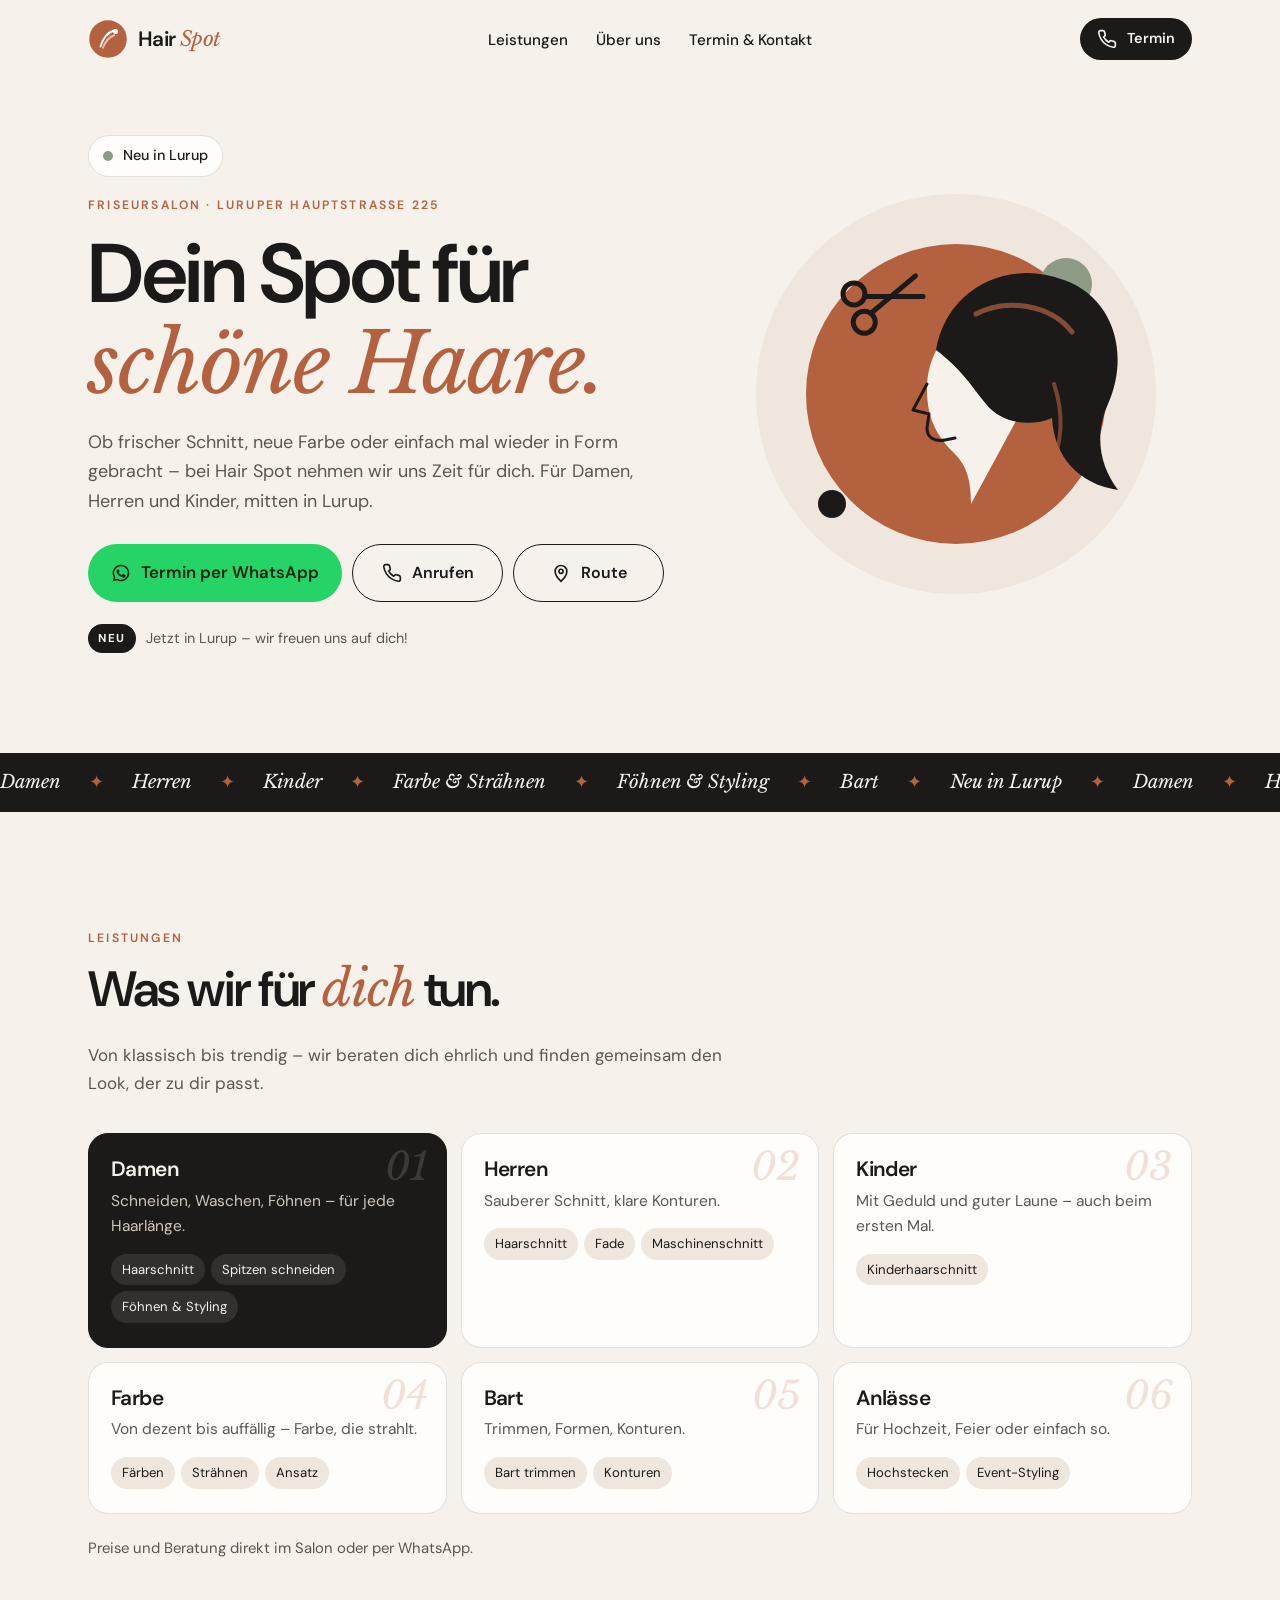
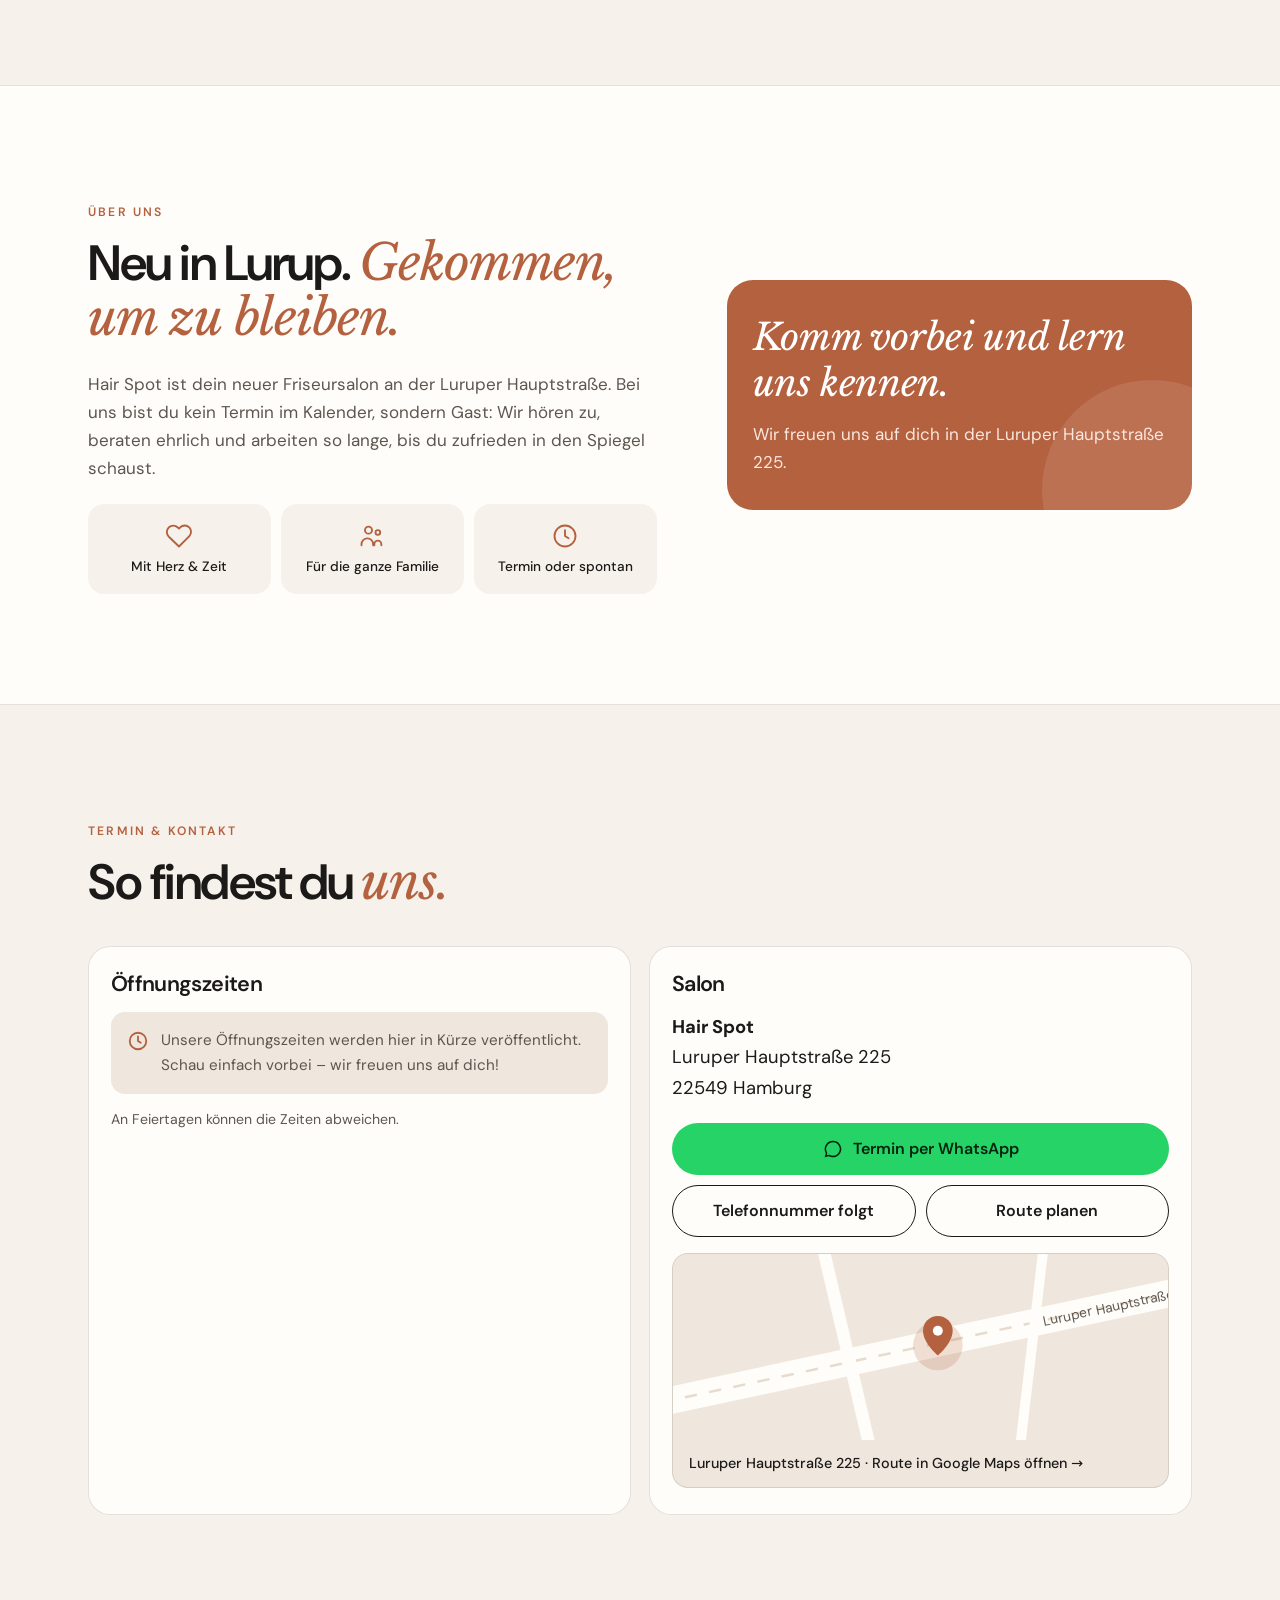
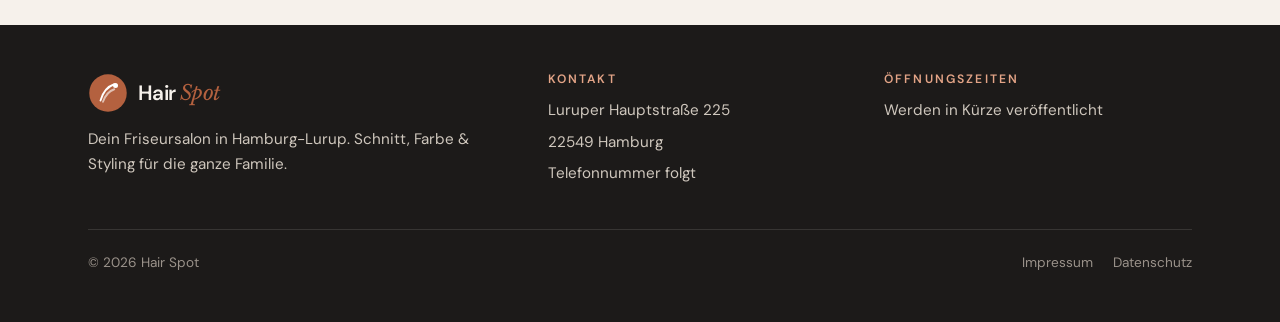
<file: index.html>
<!DOCTYPE html>
<html lang="de">
<head>
<meta charset="UTF-8">
<meta name="viewport" content="width=device-width, initial-scale=1.0, viewport-fit=cover">
<title>Hair Spot – Friseursalon in Hamburg-Lurup</title>
<meta name="description" content="Hair Spot, Luruper Hauptstraße 225 in Hamburg-Lurup: Haarschnitte für Damen, Herren und Kinder, Farbe, Strähnen, Styling und Bartpflege. Neu in Lurup.">
<meta property="og:title" content="Hair Spot – Friseursalon Hamburg-Lurup">
<meta property="og:description" content="Dein neuer Friseur in Lurup – Schnitt, Farbe &amp; Styling an der Luruper Hauptstraße 225.">
<meta name="theme-color" content="#f6f1eb">
<link rel="icon" href="data:image/svg+xml,%3Csvg xmlns='http://www.w3.org/2000/svg' viewBox='0 0 64 64'%3E%3Ccircle cx='32' cy='32' r='30' fill='%23b4613f'/%3E%3Ctext x='32' y='42' font-family='Georgia,serif' font-style='italic' font-size='28' fill='%23fff' text-anchor='middle'%3EHS%3C/text%3E%3C/svg%3E">
<link rel="stylesheet" href="fonts/fonts.css">
<link rel="stylesheet" href="style.css">
<script src="config.js"></script>
<script type="application/ld+json">
{
  "@context":"https://schema.org","@type":"HairSalon","name":"Hair Spot",
  "address":{"@type":"PostalAddress","streetAddress":"Luruper Hauptstraße 225","postalCode":"22549","addressLocality":"Hamburg","addressCountry":"DE"},
  "geo":{"@type":"GeoCoordinates","latitude":53.5968588,"longitude":9.8651529}
}
</script>
</head>
<body class="no-js">
<script>document.body.classList.remove('no-js')</script>

<!-- ================= HEADER ================= -->
<header id="header">
  <div class="container nav">
    <a href="#top" class="logo" aria-label="Hair Spot – Startseite">
      <svg class="logo-mark" viewBox="0 0 64 64" aria-hidden="true"><circle cx="32" cy="32" r="30" fill="#b4613f"/><path d="M20 44c4-14 10-22 22-26" stroke="#fff" stroke-width="3" fill="none" stroke-linecap="round"/><path d="M24 46c4-11 9-17 18-20" stroke="#fff" stroke-width="3" fill="none" stroke-linecap="round" opacity=".6"/><circle cx="44" cy="20" r="4" fill="#fff"/></svg>
      <b>Hair <i>Spot</i></b>
    </a>
    <ul>
      <li><a href="#leistungen">Leistungen</a></li>
      <li><a href="#ueber">Über uns</a></li>
      <li><a href="#kontakt">Termin &amp; Kontakt</a></li>
    </ul>
    <div class="nav-right">
      <a href="#kontakt" class="btn btn-dark nav-cta js-call" aria-label="Anrufen">
        <svg viewBox="0 0 24 24" fill="none" stroke="currentColor" stroke-width="2" stroke-linecap="round" stroke-linejoin="round"><path d="M22 16.9v3a2 2 0 0 1-2.2 2 19.8 19.8 0 0 1-8.6-3.1 19.5 19.5 0 0 1-6-6A19.8 19.8 0 0 1 2.1 4.2 2 2 0 0 1 4.1 2h3a2 2 0 0 1 2 1.7c.1.9.4 1.8.7 2.7a2 2 0 0 1-.5 2.1L8 9.8a16 16 0 0 0 6 6l1.3-1.3a2 2 0 0 1 2.1-.4c.9.3 1.8.6 2.7.7a2 2 0 0 1 1.7 2z"/></svg>
        <span>Termin</span></a>
      <button class="burger" aria-label="Menü öffnen" aria-expanded="false" aria-controls="mobileMenu" onclick="toggleMenu()"><span></span><span></span><span></span></button>
    </div>
  </div>
  <nav class="mobile-menu" id="mobileMenu">
    <a href="#leistungen" onclick="toggleMenu()">Leistungen</a>
    <a href="#ueber" onclick="toggleMenu()">Über uns</a>
    <a href="#kontakt" onclick="toggleMenu()">Termin &amp; Kontakt</a>
    <a href="#kontakt" class="btn btn-dark js-call" onclick="toggleMenu()">Jetzt Termin machen</a>
  </nav>
</header>

<main id="top">

<!-- ================= HERO ================= -->
<section class="hero">
  <div class="container hero-grid">
    <div>
      <div class="status" id="status" aria-live="polite"><span class="dot"></span><span id="statusText">Neu in Lurup</span></div>
      <span class="eyebrow" style="display:block">Friseursalon · Luruper Hauptstraße 225</span>
      <h1>Dein Spot für <em>schöne Haare.</em></h1>
      <p class="lead">Ob frischer Schnitt, neue Farbe oder einfach mal wieder in Form gebracht – bei Hair Spot nehmen wir uns Zeit für dich. Für Damen, Herren und Kinder, mitten in Lurup.</p>

      <div class="quick">
        <a href="#kontakt" class="btn btn-wa js-wa">
          <svg viewBox="0 0 24 24" fill="currentColor"><path d="M12 2a10 10 0 0 0-8.6 15.1L2 22l5-1.3A10 10 0 1 0 12 2zm0 18.2c-1.5 0-3-.4-4.3-1.2l-.3-.2-3 .8.8-2.9-.2-.3A8.2 8.2 0 1 1 12 20.2zm4.5-6.1c-.2-.1-1.5-.7-1.7-.8s-.4-.1-.6.1-.7.8-.8 1-.3.2-.5.1a6.7 6.7 0 0 1-3.4-2.9c-.3-.4.3-.4.7-1.3.1-.2 0-.3 0-.4l-.8-1.8c-.2-.5-.4-.4-.6-.4h-.5a1 1 0 0 0-.7.3 3 3 0 0 0-.9 2.2 5.1 5.1 0 0 0 1.1 2.7 11.7 11.7 0 0 0 4.5 4c1.7.7 2.3.8 3.2.7a2.7 2.7 0 0 0 1.8-1.3 2.2 2.2 0 0 0 .2-1.3c-.1-.1-.3-.2-.5-.3z"/></svg>
          Termin per WhatsApp</a>
        <a href="#kontakt" class="btn btn-line js-call">
          <svg viewBox="0 0 24 24" fill="none" stroke="currentColor" stroke-width="2" stroke-linecap="round" stroke-linejoin="round"><path d="M22 16.9v3a2 2 0 0 1-2.2 2 19.8 19.8 0 0 1-8.6-3.1 19.5 19.5 0 0 1-6-6A19.8 19.8 0 0 1 2.1 4.2 2 2 0 0 1 4.1 2h3a2 2 0 0 1 2 1.7c.1.9.4 1.8.7 2.7a2 2 0 0 1-.5 2.1L8 9.8a16 16 0 0 0 6 6l1.3-1.3a2 2 0 0 1 2.1-.4c.9.3 1.8.6 2.7.7a2 2 0 0 1 1.7 2z"/></svg>
          Anrufen</a>
        <a href="https://www.google.com/maps/dir/?api=1&amp;destination=Hair+Spot,+Luruper+Hauptstra%C3%9Fe+225,+22549+Hamburg" target="_blank" rel="noopener" class="btn btn-line">
          <svg viewBox="0 0 24 24" fill="none" stroke="currentColor" stroke-width="2" stroke-linecap="round" stroke-linejoin="round"><path d="M12 22s7-6.2 7-12a7 7 0 0 0-14 0c0 5.8 7 12 7 12z"/><circle cx="12" cy="10" r="2.5"/></svg>
          Route</a>
      </div>

      <span class="new-badge"><b>Neu</b> Jetzt in Lurup – wir freuen uns auf dich!</span>
    </div>

    <div class="hero-visual" aria-hidden="true">
      <!-- Illustration: Profil mit schwungvoller Frisur im "Spot" -->
      <svg class="spot" viewBox="0 0 440 440">
        <circle cx="220" cy="220" r="200" fill="#efe7dd"/>
        <circle cx="220" cy="220" r="150" fill="#b4613f"/>
        <circle cx="330" cy="110" r="26" fill="#8d9b86" class="float"/>
        <circle cx="96" cy="330" r="14" fill="#1c1a19" class="float" style="animation-delay:1.5s"/>
        <!-- Kopf im Profil -->
        <g>
          <path d="M235 330 c0 -28 -6 -40 -18 -52 c-16 -16 -26 -34 -26 -62 c0 -48 36 -82 82 -82 c26 0 44 10 54 26" fill="#f6f1eb"/>
          <path d="M191 210 l-14 26 l16 4 l-2 14 c0 10 8 14 18 12 l10 -2" fill="none" stroke="#1c1a19" stroke-width="3" stroke-linecap="round" stroke-linejoin="round"/>
          <!-- Haare -->
          <path d="M200 176 c10 -60 70 -92 128 -70 c50 18 66 74 44 124 c-14 32 -8 62 10 86 c-40 -6 -64 -34 -66 -72 c-24 10 -52 4 -66 -14 c-16 -20 -26 -36 -50 -54z" fill="#1c1a19"/>
          <path d="M240 140 c30 -16 74 -10 96 18" stroke="#b4613f" stroke-width="5" fill="none" stroke-linecap="round" opacity=".7"/>
          <path d="M318 210 c10 30 8 60 -4 86" stroke="#b4613f" stroke-width="4" fill="none" stroke-linecap="round" opacity=".6"/>
        </g>
        <!-- Schere -->
        <g transform="translate(118 120) rotate(-20)" stroke="#1c1a19" stroke-width="5" fill="none" stroke-linecap="round" class="float" style="animation-delay:.8s">
          <circle cx="0" cy="0" r="11"/><circle cx="0" cy="30" r="11"/>
          <path d="M9 6 L64 26 M9 24 L64 4"/>
        </g>
      </svg>
    </div>
  </div>
</section>

<!-- ================= BAND ================= -->
<div class="band" aria-hidden="true">
  <div class="band-track">
    <span>Damen</span><span class="s">✦</span><span>Herren</span><span class="s">✦</span><span>Kinder</span><span class="s">✦</span><span>Farbe &amp; Strähnen</span><span class="s">✦</span><span>Föhnen &amp; Styling</span><span class="s">✦</span><span>Bart</span><span class="s">✦</span><span>Neu in Lurup</span><span class="s">✦</span>
    <span>Damen</span><span class="s">✦</span><span>Herren</span><span class="s">✦</span><span>Kinder</span><span class="s">✦</span><span>Farbe &amp; Strähnen</span><span class="s">✦</span><span>Föhnen &amp; Styling</span><span class="s">✦</span><span>Bart</span><span class="s">✦</span><span>Neu in Lurup</span><span class="s">✦</span>
  </div>
</div>

<!-- ================= LEISTUNGEN ================= -->
<section class="section" id="leistungen">
  <div class="container">
    <div class="section-head reveal">
      <span class="eyebrow">Leistungen</span>
      <h2>Was wir für <em>dich</em> tun.</h2>
      <p>Von klassisch bis trendig – wir beraten dich ehrlich und finden gemeinsam den Look, der zu dir passt.</p>
    </div>
    <div class="services">
      <article class="service feature reveal"><span class="num">01</span><h3>Damen</h3><p>Schneiden, Waschen, Föhnen – für jede Haarlänge.</p><ul><li>Haarschnitt</li><li>Spitzen schneiden</li><li>Föhnen &amp; Styling</li></ul></article>
      <article class="service reveal"><span class="num">02</span><h3>Herren</h3><p>Sauberer Schnitt, klare Konturen.</p><ul><li>Haarschnitt</li><li>Fade</li><li>Maschinenschnitt</li></ul></article>
      <article class="service reveal"><span class="num">03</span><h3>Kinder</h3><p>Mit Geduld und guter Laune – auch beim ersten Mal.</p><ul><li>Kinderhaarschnitt</li></ul></article>
      <article class="service reveal"><span class="num">04</span><h3>Farbe</h3><p>Von dezent bis auffällig – Farbe, die strahlt.</p><ul><li>Färben</li><li>Strähnen</li><li>Ansatz</li></ul></article>
      <article class="service reveal"><span class="num">05</span><h3>Bart</h3><p>Trimmen, Formen, Konturen.</p><ul><li>Bart trimmen</li><li>Konturen</li></ul></article>
      <article class="service reveal"><span class="num">06</span><h3>Anlässe</h3><p>Für Hochzeit, Feier oder einfach so.</p><ul><li>Hochstecken</li><li>Event-Styling</li></ul></article>
    </div>
    <p class="service-note reveal">Preise und Beratung direkt im Salon oder per WhatsApp.</p>
  </div>
</section>

<!-- ================= ÜBER ================= -->
<section class="section about" id="ueber">
  <div class="container about-grid">
    <div class="reveal">
      <span class="eyebrow">Über uns</span>
      <h2>Neu in Lurup. <em>Gekommen, um zu bleiben.</em></h2>
      <p>Hair Spot ist dein neuer Friseursalon an der Luruper Hauptstraße. Bei uns bist du kein Termin im Kalender, sondern Gast: Wir hören zu, beraten ehrlich und arbeiten so lange, bis du zufrieden in den Spiegel schaust.</p>
      <div class="values">
        <div><svg viewBox="0 0 24 24" fill="none" stroke="currentColor" stroke-width="1.6" stroke-linecap="round" stroke-linejoin="round"><path d="M20.8 4.6a5.5 5.5 0 0 0-7.8 0L12 5.7l-1-1a5.5 5.5 0 0 0-7.8 7.8l1 1L12 21l7.8-7.8 1-1a5.5 5.5 0 0 0 0-7.6z"/></svg><span>Mit Herz &amp; Zeit</span></div>
        <div><svg viewBox="0 0 24 24" fill="none" stroke="currentColor" stroke-width="1.6" stroke-linecap="round" stroke-linejoin="round"><circle cx="9" cy="7" r="3"/><circle cx="17" cy="9" r="2"/><path d="M3 20v-1a5 5 0 0 1 10 0v1M14 20v-1a3 3 0 0 1 6 0v1"/></svg><span>Für die ganze Familie</span></div>
        <div><svg viewBox="0 0 24 24" fill="none" stroke="currentColor" stroke-width="1.6" stroke-linecap="round" stroke-linejoin="round"><circle cx="12" cy="12" r="9"/><path d="M12 7v5l3 2"/></svg><span>Termin oder spontan</span></div>
      </div>
    </div>
    <div class="welcome reveal">
      <h3>Komm vorbei und lern uns kennen.</h3>
      <p>Wir freuen uns auf dich in der Luruper Hauptstraße 225.</p>
    </div>
  </div>
</section>

<!-- ================= TERMIN & KONTAKT ================= -->
<section class="section" id="kontakt">
  <div class="container">
    <div class="section-head reveal">
      <span class="eyebrow">Termin &amp; Kontakt</span>
      <h2>So findest du <em>uns.</em></h2>
    </div>
    <div class="visit-grid">
      <div class="box reveal">
        <h3>Öffnungszeiten</h3>
        <ul class="hours" id="hours" hidden></ul>
        <div class="pending" id="hoursPending">
          <svg viewBox="0 0 24 24" fill="none" stroke="currentColor" stroke-width="2" stroke-linecap="round" stroke-linejoin="round"><circle cx="12" cy="12" r="9"/><path d="M12 7v5l3 2"/></svg>
          <span>Unsere Öffnungszeiten werden hier in Kürze veröffentlicht. Schau einfach vorbei – wir freuen uns auf dich!</span>
        </div>
        <p class="note">An Feiertagen können die Zeiten abweichen.</p>
      </div>
      <div class="box reveal">
        <h3>Salon</h3>
        <p class="addr"><strong>Hair Spot</strong><br>Luruper Hauptstraße 225<br>22549 Hamburg</p>
        <div class="contact-actions">
          <a href="#kontakt" class="btn btn-wa js-wa">
            <svg viewBox="0 0 24 24" fill="currentColor"><path d="M12 2a10 10 0 0 0-8.6 15.1L2 22l5-1.3A10 10 0 1 0 12 2zm0 18.2c-1.5 0-3-.4-4.3-1.2l-.3-.2-3 .8.8-2.9-.2-.3A8.2 8.2 0 1 1 12 20.2z"/></svg>
            Termin per WhatsApp</a>
          <a href="#kontakt" class="btn btn-line js-call"><span class="js-phone-text">Telefonnummer folgt</span></a>
          <a href="https://www.google.com/maps/dir/?api=1&amp;destination=Hair+Spot,+Luruper+Hauptstra%C3%9Fe+225,+22549+Hamburg" target="_blank" rel="noopener" class="btn btn-line">Route planen</a>
        </div>
        <a class="map-card" href="https://www.google.com/maps/dir/?api=1&amp;destination=Hair+Spot,+Luruper+Hauptstra%C3%9Fe+225,+22549+Hamburg" target="_blank" rel="noopener">
          <!-- Stilisierte Karte (kein Google-Embed, DSGVO-freundlich) -->
          <svg viewBox="0 0 400 150" aria-hidden="true">
            <rect width="400" height="150" fill="#efe7dd"/>
            <path d="M-10 120 L410 30" stroke="#fffdf9" stroke-width="22"/>
            <path d="M-10 120 L410 30" stroke="#e6dbcd" stroke-width="2" stroke-dasharray="10 10"/>
            <path d="M120 -10 L160 160" stroke="#fffdf9" stroke-width="10"/>
            <path d="M300 -10 L280 160" stroke="#fffdf9" stroke-width="8"/>
            <text x="300" y="58" font-family="DM Sans,sans-serif" font-size="11" fill="#5d5650" transform="rotate(-12 300 58)">Luruper Hauptstraße</text>
            <circle cx="214" cy="74" r="20" fill="#b4613f" opacity=".2"/>
            <path d="M214 82 s-12 -10 -12 -20 a12 12 0 0 1 24 0 c0 10 -12 20 -12 20z" fill="#b4613f"/>
            <circle cx="214" cy="62" r="4" fill="#fff"/>
          </svg>
          <span>Luruper Hauptstraße 225 · Route in Google Maps öffnen →</span>
        </a>
      </div>
    </div>
  </div>
</section>

</main>

<!-- ================= FOOTER ================= -->
<footer>
  <div class="container">
    <div class="foot-grid">
      <div>
        <a href="#top" class="logo">
          <svg class="logo-mark" viewBox="0 0 64 64" aria-hidden="true"><circle cx="32" cy="32" r="30" fill="#b4613f"/><path d="M20 44c4-14 10-22 22-26" stroke="#fff" stroke-width="3" fill="none" stroke-linecap="round"/><path d="M24 46c4-11 9-17 18-20" stroke="#fff" stroke-width="3" fill="none" stroke-linecap="round" opacity=".6"/><circle cx="44" cy="20" r="4" fill="#fff"/></svg>
          <b>Hair <i>Spot</i></b>
        </a>
        <p style="margin-top:14px">Dein Friseursalon in Hamburg-Lurup. Schnitt, Farbe &amp; Styling für die ganze Familie.</p>
      </div>
      <div>
        <h4>Kontakt</h4>
        <ul>
          <li>Luruper Hauptstraße 225</li>
          <li>22549 Hamburg</li>
          <li><a href="#kontakt" class="js-call"><span class="js-phone-text">Telefonnummer folgt</span></a></li>
        </ul>
      </div>
      <div>
        <h4>Öffnungszeiten</h4>
        <ul id="footHours"><li>Werden in Kürze veröffentlicht</li></ul>
      </div>
    </div>
    <div class="foot-bottom">
      <span>© <span id="year">2026</span> Hair Spot</span>
      <nav>
        <a href="impressum.html">Impressum</a>
        <a href="datenschutz.html">Datenschutz</a>
      </nav>
    </div>
  </div>
</footer>

<!-- Mobile Aktionsleiste -->
<div class="sticky-cta" id="stickyCta">
  <a href="#kontakt" class="btn btn-wa js-wa"><svg viewBox="0 0 24 24" fill="currentColor"><path d="M12 2a10 10 0 0 0-8.6 15.1L2 22l5-1.3A10 10 0 1 0 12 2zm0 18.2c-1.5 0-3-.4-4.3-1.2l-.3-.2-3 .8.8-2.9-.2-.3A8.2 8.2 0 1 1 12 20.2z"/></svg>Termin</a>
  <a href="#kontakt" class="btn btn-dark js-call"><svg viewBox="0 0 24 24" fill="none" stroke="currentColor" stroke-width="2" stroke-linecap="round" stroke-linejoin="round"><path d="M22 16.9v3a2 2 0 0 1-2.2 2 19.8 19.8 0 0 1-8.6-3.1 19.5 19.5 0 0 1-6-6A19.8 19.8 0 0 1 2.1 4.2 2 2 0 0 1 4.1 2h3a2 2 0 0 1 2 1.7c.1.9.4 1.8.7 2.7a2 2 0 0 1-.5 2.1L8 9.8a16 16 0 0 0 6 6l1.3-1.3a2 2 0 0 1 2.1-.4c.9.3 1.8.6 2.7.7a2 2 0 0 1 1.7 2z"/></svg>Anrufen</a>
  <a href="https://www.google.com/maps/dir/?api=1&amp;destination=Hair+Spot,+Luruper+Hauptstra%C3%9Fe+225,+22549+Hamburg" target="_blank" rel="noopener" class="btn btn-line"><svg viewBox="0 0 24 24" fill="none" stroke="currentColor" stroke-width="2" stroke-linecap="round" stroke-linejoin="round"><path d="M12 22s7-6.2 7-12a7 7 0 0 0-14 0c0 5.8 7 12 7 12z"/><circle cx="12" cy="10" r="2.5"/></svg>Route</a>
</div>

<script>
  document.getElementById('year').textContent = new Date().getFullYear();
  const S = window.SALON || {};

  const header = document.getElementById('header');
  const sticky = document.getElementById('stickyCta');
  const onScrollUi = () => {
    header.classList.toggle('scrolled', window.scrollY > 20);
    sticky.classList.toggle('show', window.scrollY > 420);
  };
  window.addEventListener('scroll', onScrollUi, { passive: true });
  onScrollUi();

  function toggleMenu(){
    const m = document.getElementById('mobileMenu');
    const b = document.querySelector('.burger');
    const open = m.classList.toggle('open');
    b.setAttribute('aria-expanded', open);
    document.body.style.overflow = open ? 'hidden' : '';
  }

  // Telefon & WhatsApp aus config.js – ohne Nummer führen die Knöpfe zum Kontaktbereich
  if (S.phone) {
    const tel = 'tel:' + S.phone.replace(/[^\d+]/g, '').replace(/^0/, '+49');
    document.querySelectorAll('.js-call').forEach(a => a.href = tel);
    document.querySelectorAll('.js-phone-text').forEach(e => e.textContent = S.phone);
  }
  if (S.whatsapp) {
    const wa = 'https://wa.me/' + S.whatsapp + '?text=' + encodeURIComponent('Hallo Hair Spot, ich hätte gern einen Termin. Wann passt es bei euch?');
    document.querySelectorAll('.js-wa').forEach(a => { a.href = wa; a.target = '_blank'; a.rel = 'noopener'; });
  }

  // Öffnungszeiten aus config.js
  const NAMES = ['Sonntag','Montag','Dienstag','Mittwoch','Donnerstag','Freitag','Samstag'];
  const ORDER = [1,2,3,4,5,6,0];
  const fmt = h => String(Math.floor(h)).padStart(2,'0') + ':' + String(Math.round((h % 1) * 60)).padStart(2,'0');
  if (S.hours) {
    const list = document.getElementById('hours');
    list.innerHTML = ORDER.map(d => {
      const t = S.hours[d];
      return '<li data-day="' + d + '"' + (t ? '' : ' class="off"') + '><span>' + NAMES[d] + '</span><span>' + (t ? fmt(t[0]) + ' – ' + fmt(t[1]) : 'Geschlossen') + '</span></li>';
    }).join('');
    list.hidden = false;
    document.getElementById('hoursPending').hidden = true;
    document.getElementById('footHours').innerHTML = ORDER.map(d => {
      const t = S.hours[d];
      return '<li>' + NAMES[d].slice(0,2) + ': ' + (t ? fmt(t[0]) + ' – ' + fmt(t[1]) : 'geschlossen') + '</li>';
    }).join('');

    const updateStatus = () => {
      const now = new Date(), day = now.getDay(), h = now.getHours() + now.getMinutes() / 60;
      const t = S.hours[day];
      const open = !!t && h >= t[0] && h < t[1];
      const el = document.getElementById('status'), txt = document.getElementById('statusText');
      el.classList.toggle('open', open);
      el.classList.toggle('closed', !open);
      if (open) txt.textContent = 'Jetzt geöffnet · bis ' + fmt(t[1]) + ' Uhr';
      else if (t && h < t[0]) txt.textContent = 'Geschlossen · öffnet heute ' + fmt(t[0]) + ' Uhr';
      else {
        let d = 1; while (d < 7 && !S.hours[(day + d) % 7]) d++;
        const nd = (day + d) % 7;
        txt.textContent = S.hours[nd] ? 'Geschlossen · öffnet ' + (d === 1 ? 'morgen' : NAMES[nd]) + ' ' + fmt(S.hours[nd][0]) + ' Uhr' : 'Geschlossen';
      }
      list.querySelectorAll('li').forEach(li => li.classList.toggle('today', +li.dataset.day === day));
    };
    updateStatus();
    setInterval(updateStatus, 60000);
  }

  // Scroll-Reveal – Inhalte sind auch ohne JS sichtbar, die Animation ist nur Bonus.
  const revealEls = [...document.querySelectorAll('.reveal')];
  let ticking = false;
  function revealCheck(){
    ticking = false;
    const limit = window.innerHeight - 40;
    for (const el of revealEls) {
      if (!el.classList.contains('in') && el.getBoundingClientRect().top < limit) el.classList.add('in');
    }
  }
  window.addEventListener('scroll', () => { if (!ticking) { ticking = true; requestAnimationFrame(revealCheck); } }, { passive: true });
  window.addEventListener('resize', revealCheck);
  window.addEventListener('load', revealCheck);
  revealCheck();
  setTimeout(() => revealEls.forEach(el => el.classList.add('in')), 4000);
</script>
</body>
</html>
</file>
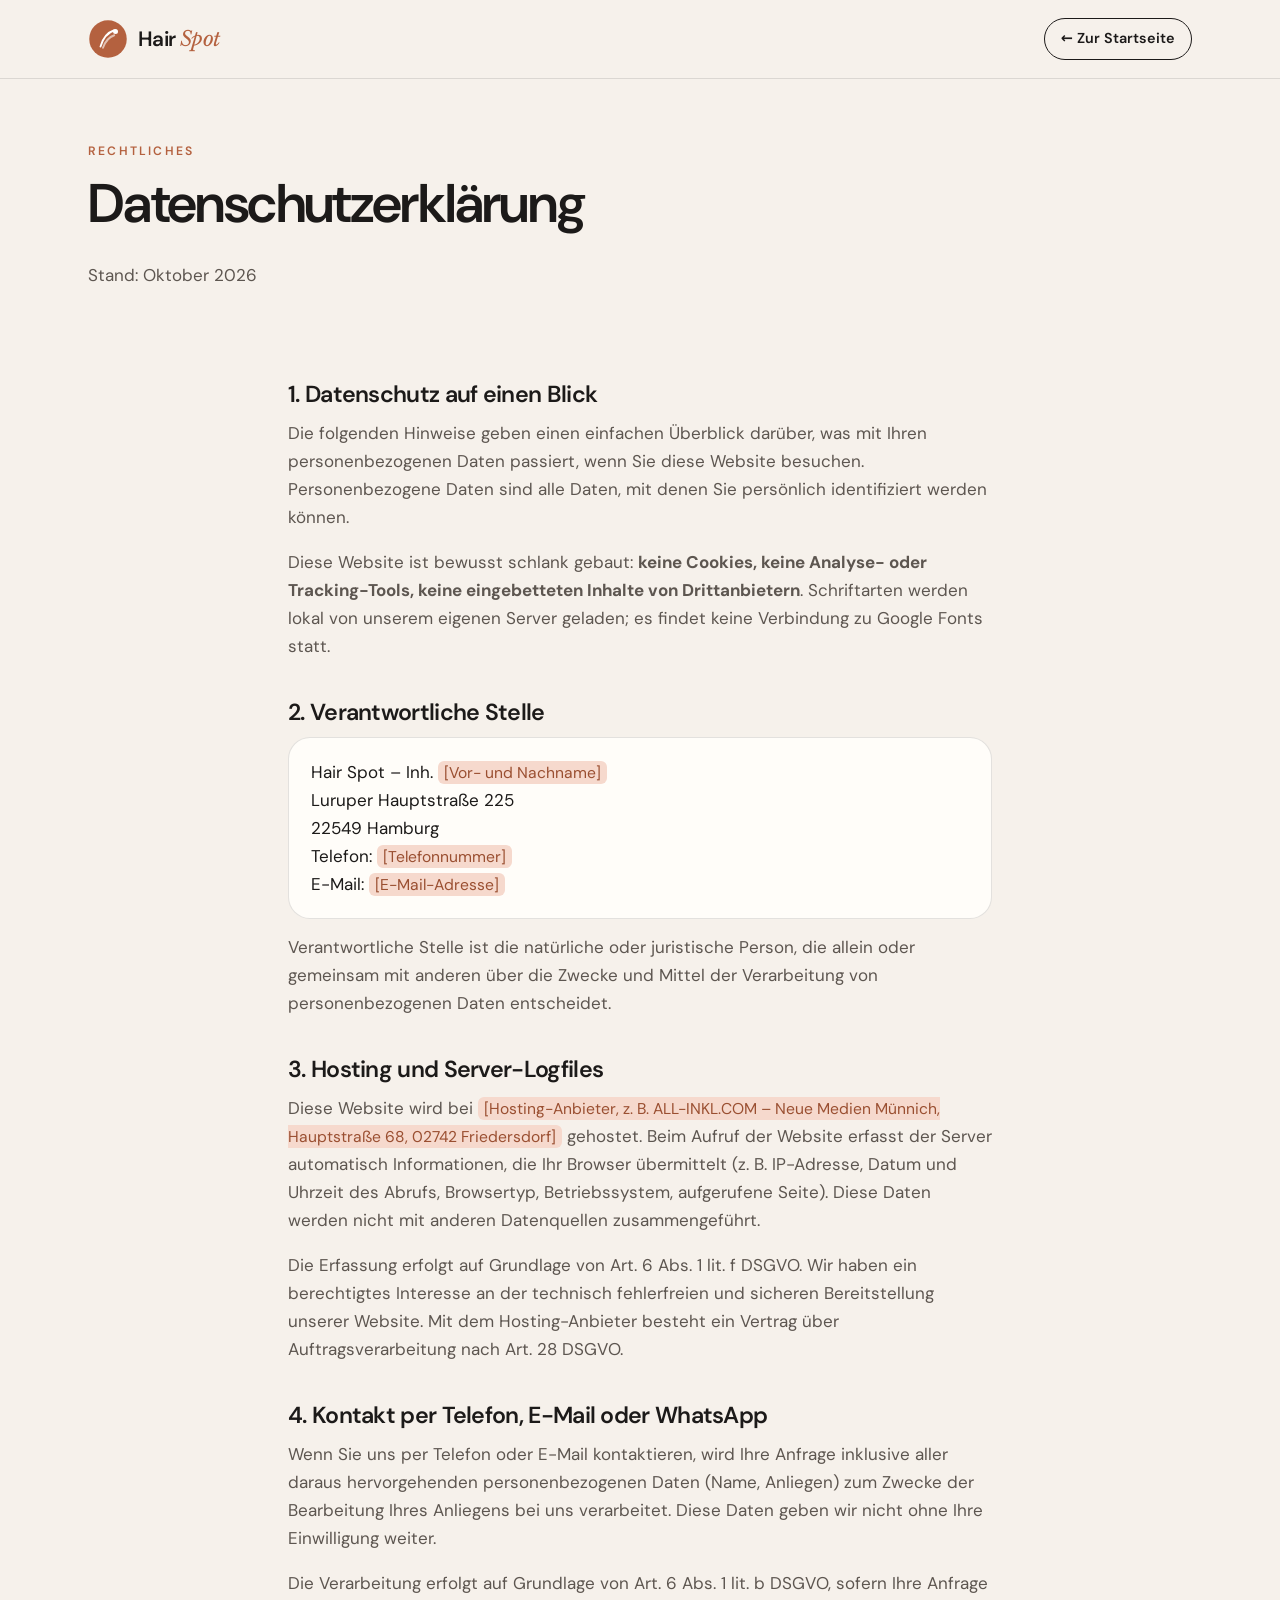
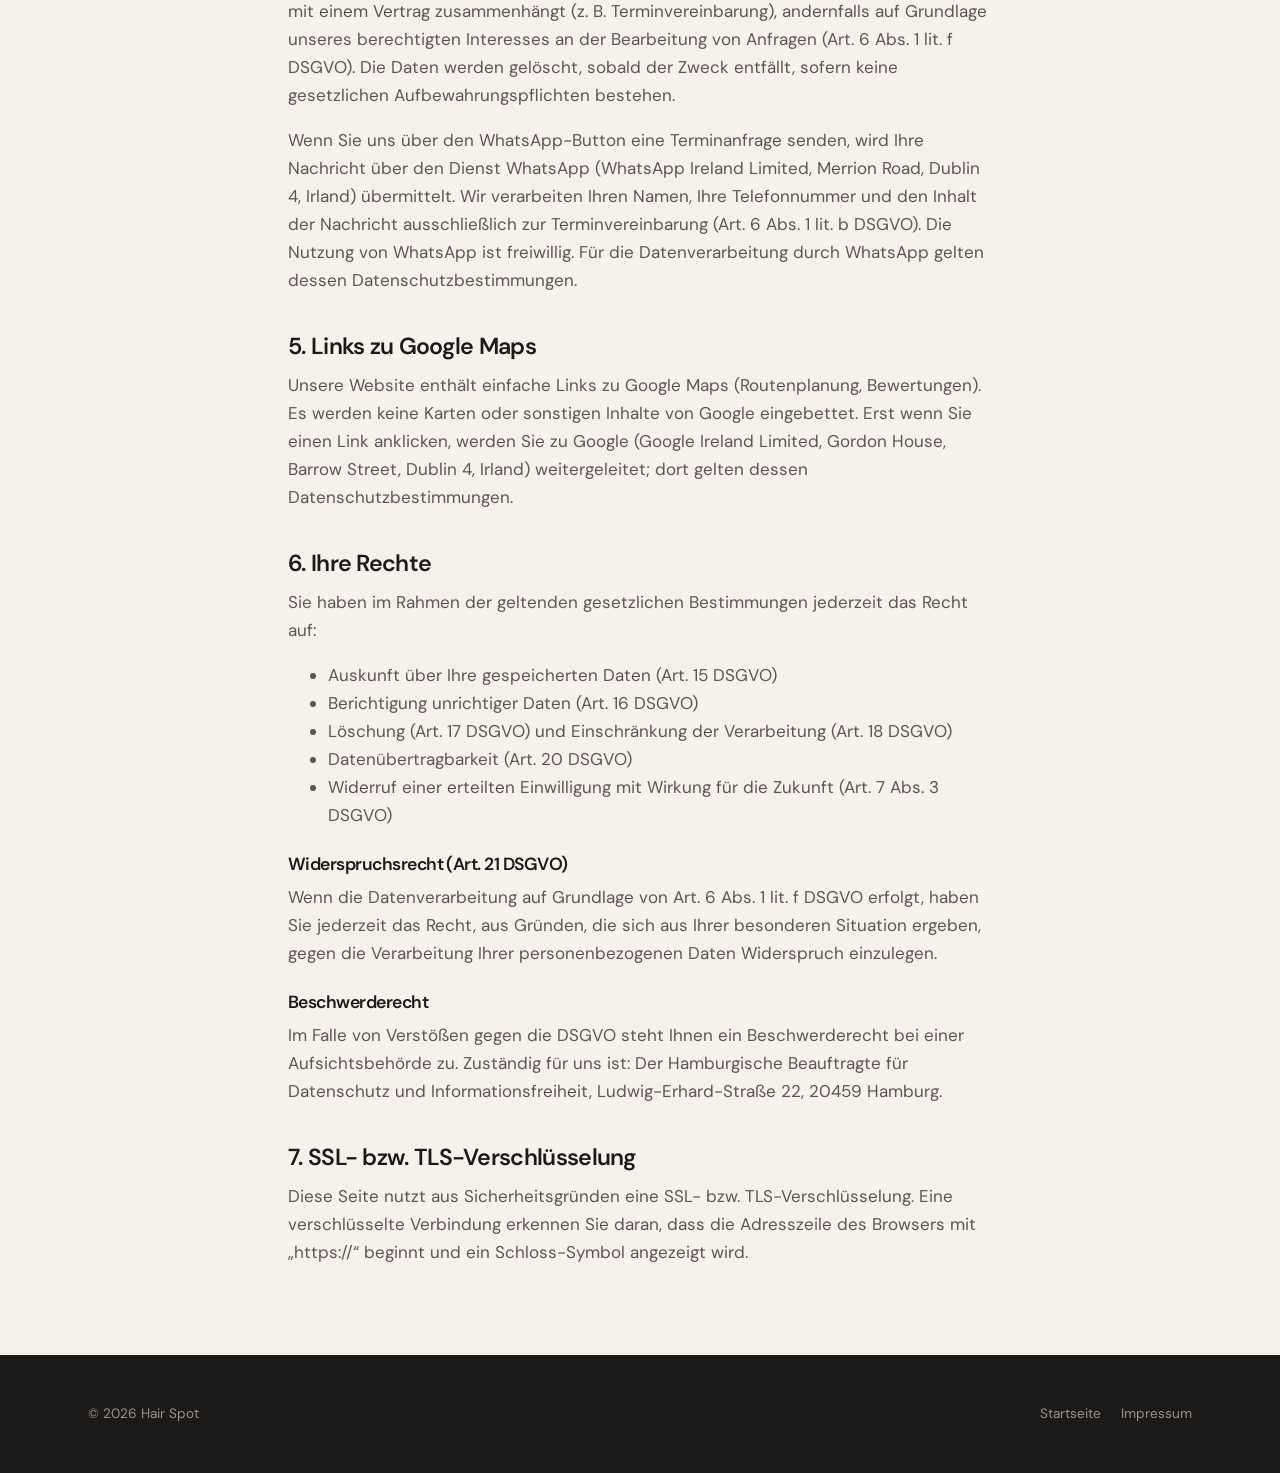
<file: datenschutz.html>
<!DOCTYPE html>
<html lang="de">
<head>
<meta charset="UTF-8">
<meta name="viewport" content="width=device-width, initial-scale=1.0">
<title>Datenschutz – Hair Spot</title>
<meta name="robots" content="noindex, follow">
<meta name="theme-color" content="#f6f1eb">
<link rel="icon" href="data:image/svg+xml,%3Csvg xmlns='http://www.w3.org/2000/svg' viewBox='0 0 64 64'%3E%3Ccircle cx='32' cy='32' r='30' fill='%23b4613f'/%3E%3Ctext x='32' y='42' font-family='Georgia,serif' font-style='italic' font-size='28' fill='%23fff' text-anchor='middle'%3EHS%3C/text%3E%3C/svg%3E">
<link rel="stylesheet" href="fonts/fonts.css">
<link rel="stylesheet" href="style.css">
</head>
<body>
<header id="header" class="scrolled">
  <div class="container nav">
    <a href="index.html" class="logo" aria-label="Hair Spot – Startseite">
      <svg class="logo-mark" viewBox="0 0 64 64" aria-hidden="true"><circle cx="32" cy="32" r="30" fill="#b4613f"/><path d="M20 44c4-14 10-22 22-26" stroke="#fff" stroke-width="3" fill="none" stroke-linecap="round"/><path d="M24 46c4-11 9-17 18-20" stroke="#fff" stroke-width="3" fill="none" stroke-linecap="round" opacity=".6"/><circle cx="44" cy="20" r="4" fill="#fff"/></svg>
      <b>Hair <i>Spot</i></b>
    </a>
    <a href="index.html" class="btn btn-line nav-cta">← Zur Startseite</a>
  </div>
</header>

<main>
  <section class="legal-hero">
    <div class="container">
      <span class="eyebrow">Rechtliches</span>
      <h1>Datenschutz­erklärung</h1>
      <p>Stand: Oktober 2026</p>
    </div>
  </section>

  <section class="legal">
    <div class="container legal-body">
      <h2>1. Datenschutz auf einen Blick</h2>
      <p>Die folgenden Hinweise geben einen einfachen Überblick darüber, was mit Ihren personenbezogenen Daten passiert, wenn Sie diese Website besuchen. Personenbezogene Daten sind alle Daten, mit denen Sie persönlich identifiziert werden können.</p>
      <p>Diese Website ist bewusst schlank gebaut: <strong>keine Cookies, keine Analyse- oder Tracking-Tools, keine eingebetteten Inhalte von Drittanbietern</strong>. Schriftarten werden lokal von unserem eigenen Server geladen; es findet keine Verbindung zu Google Fonts statt.</p>

      <h2>2. Verantwortliche Stelle</h2>
      <div class="box">
        Hair Spot – Inh. <span class="todo">[Vor- und Nachname]</span><br>
        Luruper Hauptstraße 225<br>
        22549 Hamburg<br>
        Telefon: <span class="todo">[Telefonnummer]</span><br>
        E-Mail: <span class="todo">[E-Mail-Adresse]</span>
      </div>
      <p>Verantwortliche Stelle ist die natürliche oder juristische Person, die allein oder gemeinsam mit anderen über die Zwecke und Mittel der Verarbeitung von personenbezogenen Daten entscheidet.</p>

      <h2>3. Hosting und Server-Logfiles</h2>
      <p>Diese Website wird bei <span class="todo">[Hosting-Anbieter, z. B. ALL-INKL.COM – Neue Medien Münnich, Hauptstraße 68, 02742 Friedersdorf]</span> gehostet. Beim Aufruf der Website erfasst der Server automatisch Informationen, die Ihr Browser übermittelt (z. B. IP-Adresse, Datum und Uhrzeit des Abrufs, Browsertyp, Betriebssystem, aufgerufene Seite). Diese Daten werden nicht mit anderen Datenquellen zusammengeführt.</p>
      <p>Die Erfassung erfolgt auf Grundlage von Art. 6 Abs. 1 lit. f DSGVO. Wir haben ein berechtigtes Interesse an der technisch fehlerfreien und sicheren Bereitstellung unserer Website. Mit dem Hosting-Anbieter besteht ein Vertrag über Auftragsverarbeitung nach Art. 28 DSGVO.</p>

      <h2>4. Kontakt per Telefon, E-Mail oder WhatsApp</h2>
      <p>Wenn Sie uns per Telefon oder E-Mail kontaktieren, wird Ihre Anfrage inklusive aller daraus hervorgehenden personenbezogenen Daten (Name, Anliegen) zum Zwecke der Bearbeitung Ihres Anliegens bei uns verarbeitet. Diese Daten geben wir nicht ohne Ihre Einwilligung weiter.</p>
      <p>Die Verarbeitung erfolgt auf Grundlage von Art. 6 Abs. 1 lit. b DSGVO, sofern Ihre Anfrage mit einem Vertrag zusammenhängt (z. B. Terminvereinbarung), andernfalls auf Grundlage unseres berechtigten Interesses an der Bearbeitung von Anfragen (Art. 6 Abs. 1 lit. f DSGVO). Die Daten werden gelöscht, sobald der Zweck entfällt, sofern keine gesetzlichen Aufbewahrungspflichten bestehen.</p>
      <p>Wenn Sie uns über den WhatsApp-Button eine Terminanfrage senden, wird Ihre Nachricht über den Dienst WhatsApp (WhatsApp Ireland Limited, Merrion Road, Dublin 4, Irland) übermittelt. Wir verarbeiten Ihren Namen, Ihre Telefonnummer und den Inhalt der Nachricht ausschließlich zur Terminvereinbarung (Art. 6 Abs. 1 lit. b DSGVO). Die Nutzung von WhatsApp ist freiwillig. Für die Datenverarbeitung durch WhatsApp gelten dessen Datenschutzbestimmungen.</p>

      <h2>5. Links zu Google Maps</h2>
      <p>Unsere Website enthält einfache Links zu Google Maps (Routenplanung, Bewertungen). Es werden keine Karten oder sonstigen Inhalte von Google eingebettet. Erst wenn Sie einen Link anklicken, werden Sie zu Google (Google Ireland Limited, Gordon House, Barrow Street, Dublin 4, Irland) weitergeleitet; dort gelten dessen Datenschutzbestimmungen.</p>

      <h2>6. Ihre Rechte</h2>
      <p>Sie haben im Rahmen der geltenden gesetzlichen Bestimmungen jederzeit das Recht auf:</p>
      <ul>
        <li>Auskunft über Ihre gespeicherten Daten (Art. 15 DSGVO)</li>
        <li>Berichtigung unrichtiger Daten (Art. 16 DSGVO)</li>
        <li>Löschung (Art. 17 DSGVO) und Einschränkung der Verarbeitung (Art. 18 DSGVO)</li>
        <li>Datenübertragbarkeit (Art. 20 DSGVO)</li>
        <li>Widerruf einer erteilten Einwilligung mit Wirkung für die Zukunft (Art. 7 Abs. 3 DSGVO)</li>
      </ul>
      <h3>Widerspruchsrecht (Art. 21 DSGVO)</h3>
      <p>Wenn die Datenverarbeitung auf Grundlage von Art. 6 Abs. 1 lit. f DSGVO erfolgt, haben Sie jederzeit das Recht, aus Gründen, die sich aus Ihrer besonderen Situation ergeben, gegen die Verarbeitung Ihrer personenbezogenen Daten Widerspruch einzulegen.</p>
      <h3>Beschwerderecht</h3>
      <p>Im Falle von Verstößen gegen die DSGVO steht Ihnen ein Beschwerderecht bei einer Aufsichtsbehörde zu. Zuständig für uns ist: Der Hamburgische Beauftragte für Datenschutz und Informationsfreiheit, Ludwig-Erhard-Straße 22, 20459 Hamburg.</p>

      <h2>7. SSL- bzw. TLS-Verschlüsselung</h2>
      <p>Diese Seite nutzt aus Sicherheitsgründen eine SSL- bzw. TLS-Verschlüsselung. Eine verschlüsselte Verbindung erkennen Sie daran, dass die Adresszeile des Browsers mit „https://“ beginnt und ein Schloss-Symbol angezeigt wird.</p>
    </div>
  </section>
</main>

<footer>
  <div class="container">
    <div class="foot-bottom" style="margin-top:0;border-top:0;padding-top:0">
      <span>© <span id="year">2026</span> Hair Spot</span>
      <nav><a href="index.html">Startseite</a><a href="impressum.html">Impressum</a></nav>
    </div>
  </div>
</footer>
<script>document.getElementById('year').textContent = new Date().getFullYear();</script>
</body>
</html>
</file>
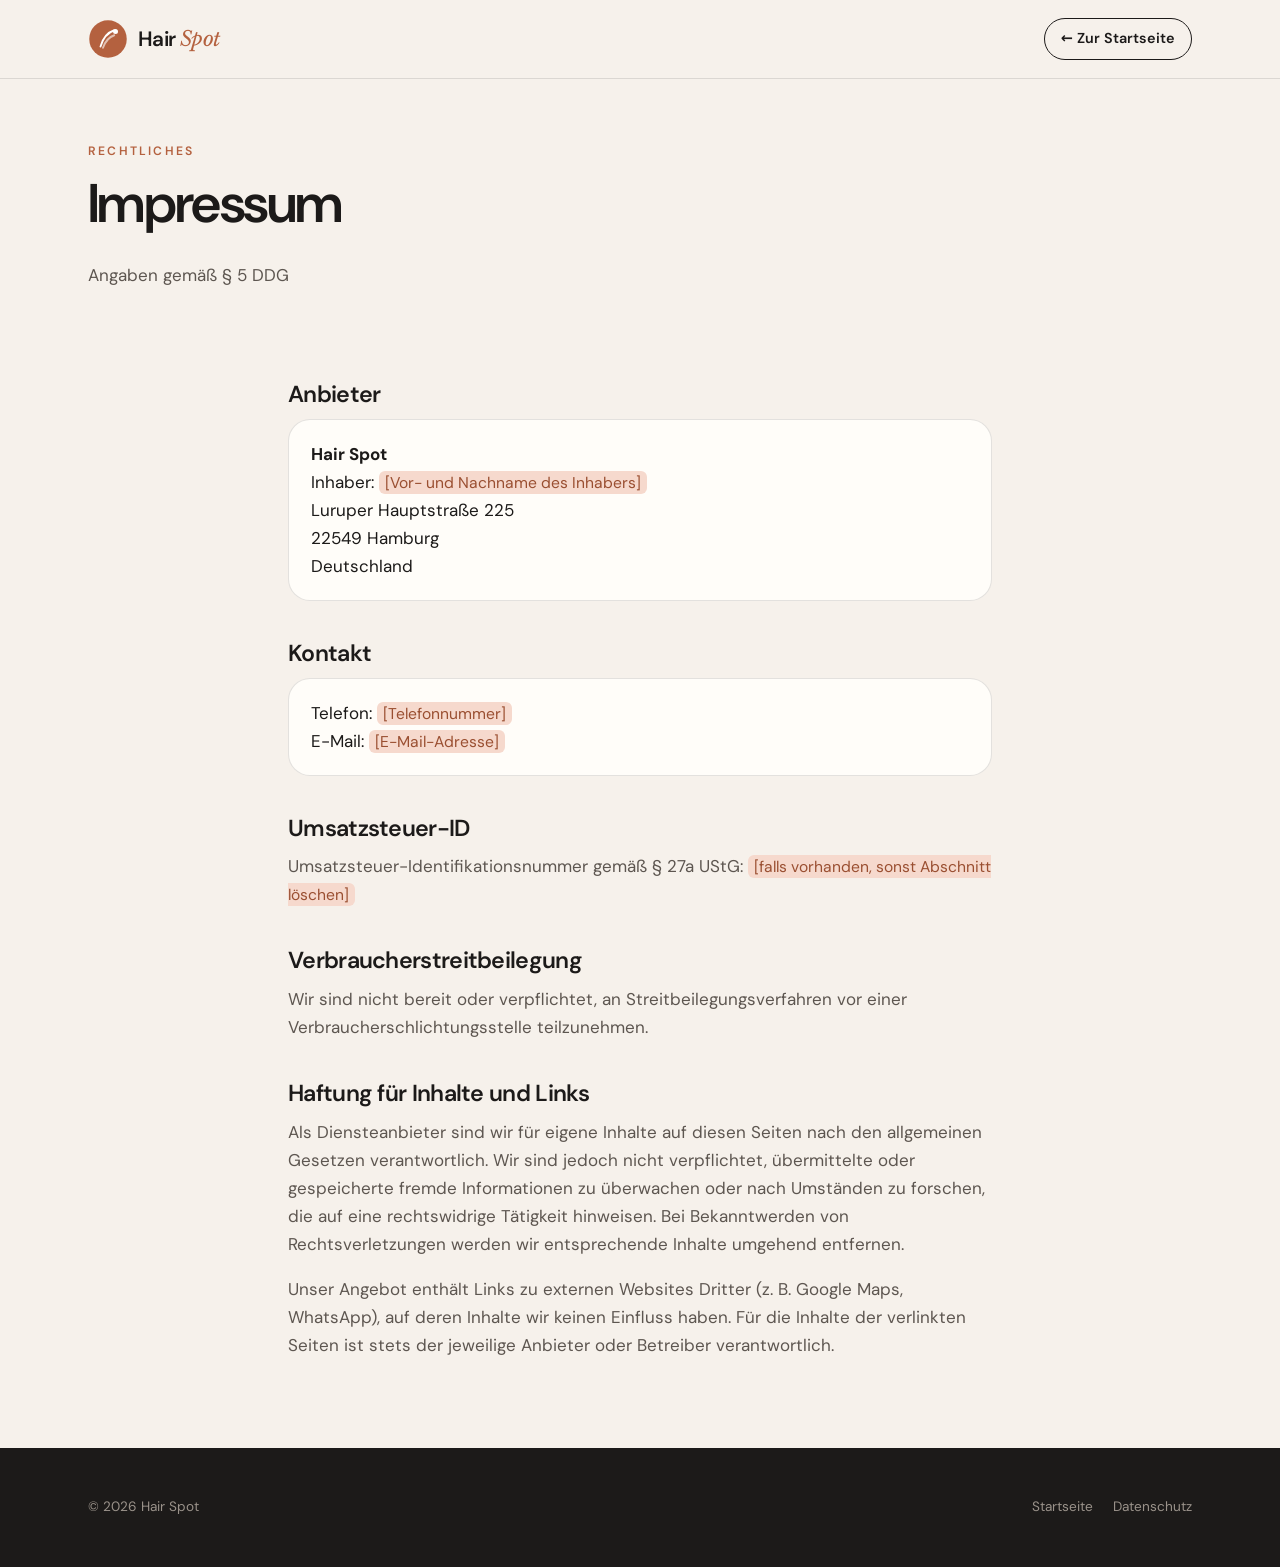
<file: impressum.html>
<!DOCTYPE html>
<html lang="de">
<head>
<meta charset="UTF-8">
<meta name="viewport" content="width=device-width, initial-scale=1.0">
<title>Impressum – Hair Spot</title>
<meta name="robots" content="noindex, follow">
<meta name="theme-color" content="#f6f1eb">
<link rel="icon" href="data:image/svg+xml,%3Csvg xmlns='http://www.w3.org/2000/svg' viewBox='0 0 64 64'%3E%3Ccircle cx='32' cy='32' r='30' fill='%23b4613f'/%3E%3Ctext x='32' y='42' font-family='Georgia,serif' font-style='italic' font-size='28' fill='%23fff' text-anchor='middle'%3EHS%3C/text%3E%3C/svg%3E">
<link rel="stylesheet" href="fonts/fonts.css">
<link rel="stylesheet" href="style.css">
</head>
<body>
<header id="header" class="scrolled">
  <div class="container nav">
    <a href="index.html" class="logo" aria-label="Hair Spot – Startseite">
      <svg class="logo-mark" viewBox="0 0 64 64" aria-hidden="true"><circle cx="32" cy="32" r="30" fill="#b4613f"/><path d="M20 44c4-14 10-22 22-26" stroke="#fff" stroke-width="3" fill="none" stroke-linecap="round"/><path d="M24 46c4-11 9-17 18-20" stroke="#fff" stroke-width="3" fill="none" stroke-linecap="round" opacity=".6"/><circle cx="44" cy="20" r="4" fill="#fff"/></svg>
      <b>Hair <i>Spot</i></b>
    </a>
    <a href="index.html" class="btn btn-line nav-cta">← Zur Startseite</a>
  </div>
</header>

<main>
  <section class="legal-hero">
    <div class="container">
      <span class="eyebrow">Rechtliches</span>
      <h1>Impressum</h1>
      <p>Angaben gemäß § 5 DDG</p>
    </div>
  </section>

  <section class="legal">
    <div class="container legal-body">
      <h2>Anbieter</h2>
      <div class="box">
        <strong>Hair Spot</strong><br>
        Inhaber: <span class="todo">[Vor- und Nachname des Inhabers]</span><br>
        Luruper Hauptstraße 225<br>
        22549 Hamburg<br>
        Deutschland
      </div>

      <h2>Kontakt</h2>
      <div class="box">
        Telefon: <span class="todo">[Telefonnummer]</span><br>
        E-Mail: <span class="todo">[E-Mail-Adresse]</span>
      </div>

      <h2>Umsatzsteuer-ID</h2>
      <p>Umsatzsteuer-Identifikationsnummer gemäß § 27a UStG: <span class="todo">[falls vorhanden, sonst Abschnitt löschen]</span></p>

      <h2>Verbraucher­streit­beilegung</h2>
      <p>Wir sind nicht bereit oder verpflichtet, an Streitbeilegungsverfahren vor einer Verbraucherschlichtungsstelle teilzunehmen.</p>

      <h2>Haftung für Inhalte und Links</h2>
      <p>Als Diensteanbieter sind wir für eigene Inhalte auf diesen Seiten nach den allgemeinen Gesetzen verantwortlich. Wir sind jedoch nicht verpflichtet, übermittelte oder gespeicherte fremde Informationen zu überwachen oder nach Umständen zu forschen, die auf eine rechtswidrige Tätigkeit hinweisen. Bei Bekanntwerden von Rechtsverletzungen werden wir entsprechende Inhalte umgehend entfernen.</p>
      <p>Unser Angebot enthält Links zu externen Websites Dritter (z. B. Google Maps, WhatsApp), auf deren Inhalte wir keinen Einfluss haben. Für die Inhalte der verlinkten Seiten ist stets der jeweilige Anbieter oder Betreiber verantwortlich.</p>
    </div>
  </section>
</main>

<footer>
  <div class="container">
    <div class="foot-bottom" style="margin-top:0;border-top:0;padding-top:0">
      <span>© <span id="year">2026</span> Hair Spot</span>
      <nav><a href="index.html">Startseite</a><a href="datenschutz.html">Datenschutz</a></nav>
    </div>
  </div>
</footer>
<script>document.getElementById('year').textContent = new Date().getFullYear();</script>
</body>
</html>
</file>
<file: fonts/fonts.css>
/* Lokal gehostete Schriften (DSGVO-konform, kein Google-Fonts-Request) */
@font-face{font-family:"DM Sans";font-style:normal;font-weight:300 700;font-display:swap;src:url(dm-sans.woff2) format("woff2")}
@font-face{font-family:"DM Sans";font-style:italic;font-weight:300 700;font-display:swap;src:url(dm-sans-italic.woff2) format("woff2")}
@font-face{font-family:"Libre Baskerville";font-style:normal;font-weight:400 700;font-display:swap;src:url(libre-baskerville.woff2) format("woff2")}
@font-face{font-family:"Libre Baskerville";font-style:italic;font-weight:400;font-display:swap;src:url(libre-baskerville-italic.woff2) format("woff2")}
</file>
<file: style.css>
/* ===== Hair Spot – Mobile first ===== */
[hidden]{display:none!important}
:root{
  --bg:#f6f1eb;
  --bg-2:#efe7dd;
  --paper:#fffdf9;
  --ink:#1c1a19;
  --ink-soft:#5d5650;
  --accent:#b4613f;     /* Terrakotta */
  --accent-2:#9a4f31;
  --sage:#8d9b86;
  --line:rgba(28,26,25,.12);
  --wa:#25d366;
  --radius:20px;
  --serif:"Libre Baskerville",Georgia,serif;
  --sans:"DM Sans",system-ui,-apple-system,"Segoe UI",sans-serif;
}
*,*::before,*::after{box-sizing:border-box}
html{scroll-behavior:smooth;scroll-padding-top:76px;-webkit-text-size-adjust:100%}
body{margin:0;background:var(--bg);color:var(--ink);font-family:var(--sans);font-size:1.0625rem;line-height:1.65;overflow-x:hidden}
img{max-width:100%;display:block}
a{color:inherit}
h1,h2,h3,h4{font-family:var(--sans);font-weight:600;line-height:1.08;margin:0 0 .5em;letter-spacing:-.03em}
h2{font-size:clamp(2rem,7.5vw,3.1rem)}
h1 em,h2 em{font-family:var(--serif);font-style:italic;font-weight:400;letter-spacing:-.02em;color:var(--accent)}
p{margin:0 0 1em}
.container{width:100%;max-width:1160px;margin:0 auto;padding:0 16px}
.eyebrow{display:inline-block;font-size:.76rem;font-weight:600;letter-spacing:.18em;text-transform:uppercase;color:var(--accent);margin-bottom:14px}
.section{padding:76px 0}
[class*="-grid"]>*{min-width:0}

/* ----- Buttons ----- */
.btn{display:inline-flex;align-items:center;justify-content:center;gap:10px;min-height:52px;padding:0 22px;border-radius:999px;font-weight:600;font-size:1rem;text-decoration:none;border:1.5px solid transparent;transition:transform .15s,background .2s,border-color .2s,color .2s;cursor:pointer;white-space:nowrap}
.btn:active{transform:scale(.97)}
.btn svg{width:20px;height:20px;flex:none}
.btn-dark{background:var(--ink);color:var(--bg)}
.btn-dark:hover{background:#000}
.btn-accent{background:var(--accent);color:#fff}
.btn-accent:hover{background:var(--accent-2)}
.btn-line{border-color:var(--ink);color:var(--ink);background:transparent}
.btn-line:hover{background:var(--ink);color:var(--bg)}
.btn-wa{background:var(--wa);color:#05240e}
.btn-wa:hover{filter:brightness(1.05)}

/* ----- Header ----- */
#header{position:sticky;top:0;z-index:50;background:rgba(246,241,235,.97);border-bottom:1px solid transparent;transition:border-color .2s}
#header.scrolled{border-bottom-color:var(--line)}
.nav{display:flex;align-items:center;justify-content:space-between;gap:16px;height:68px}
.logo{display:flex;align-items:center;gap:10px;text-decoration:none}
.logo-mark{width:40px;height:40px;flex:none}
.logo b{font-size:1.3rem;letter-spacing:-.03em;font-weight:600}
.logo b i{font-family:var(--serif);font-weight:400;color:var(--accent)}
.nav ul{display:none;list-style:none;margin:0;padding:0;gap:28px}
.nav ul a{text-decoration:none;font-weight:500;font-size:.95rem}
.nav ul a:hover{color:var(--accent)}
.nav-right{display:flex;align-items:center;gap:6px}
.nav-cta{min-height:42px;padding:0 16px;font-size:.9rem}
.nav-cta span{display:none}
.burger{width:44px;height:44px;border:0;background:transparent;display:flex;flex-direction:column;justify-content:center;gap:6px;padding:10px;cursor:pointer}
.burger span{display:block;height:2px;background:var(--ink);border-radius:2px;transition:transform .25s,opacity .2s}
.burger[aria-expanded="true"] span:nth-child(1){transform:translateY(8px) rotate(45deg)}
.burger[aria-expanded="true"] span:nth-child(2){opacity:0}
.burger[aria-expanded="true"] span:nth-child(3){transform:translateY(-8px) rotate(-45deg)}
.mobile-menu{position:fixed;inset:68px 0 0 0;background:var(--bg);padding:28px 16px;display:flex;flex-direction:column;gap:6px;transform:translateX(100%);transition:transform .3s ease;z-index:49}
.mobile-menu.open{transform:none}
.mobile-menu a:not(.btn){font-size:1.7rem;font-weight:600;letter-spacing:-.02em;text-decoration:none;padding:12px 0;border-bottom:1px solid var(--line)}
.mobile-menu .btn{margin-top:18px}

/* ----- Hero ----- */
.hero{padding:26px 0 60px;position:relative;overflow:hidden}
.hero-grid{display:grid;gap:30px;align-items:center}
.status{display:inline-flex;align-items:center;gap:10px;padding:8px 14px;border-radius:999px;background:var(--paper);border:1px solid var(--line);font-size:.9rem;font-weight:500;margin-bottom:18px}
.status .dot{width:10px;height:10px;border-radius:50%;background:var(--sage);flex:none}
.status.open .dot{background:#22a04b;animation:pulse 2s infinite}
.status.closed .dot{background:var(--accent)}
@keyframes pulse{0%{box-shadow:0 0 0 0 rgba(34,160,75,.5)}70%{box-shadow:0 0 0 10px rgba(34,160,75,0)}100%{box-shadow:0 0 0 0 rgba(34,160,75,0)}}
.hero h1{font-size:clamp(2.6rem,12vw,5.2rem);margin-bottom:18px}
.hero .lead{font-size:1.12rem;color:var(--ink-soft);max-width:31em}
.quick{display:grid;grid-template-columns:1fr 1fr;gap:10px;margin:28px 0 20px}
.quick .btn{width:100%}
.quick .btn:first-child{grid-column:1/-1;min-height:58px;font-size:1.05rem}
.new-badge{display:inline-flex;align-items:center;gap:10px;font-size:.9rem;color:var(--ink-soft)}
.new-badge b{background:var(--ink);color:var(--bg);font-size:.72rem;letter-spacing:.14em;text-transform:uppercase;padding:5px 10px;border-radius:999px}
.hero-visual{display:flex;justify-content:center}
.spot{width:100%;max-width:440px;height:auto}
.spot .float{animation:float 6s ease-in-out infinite}
@keyframes float{50%{transform:translateY(-10px)}}

/* ----- Band ----- */
.band{background:var(--ink);color:var(--bg);overflow:hidden;padding:14px 0;font-family:var(--serif);font-style:italic;font-size:1.15rem}
.band-track{display:flex;gap:28px;width:max-content;animation:marquee 32s linear infinite}
.band-track span{white-space:nowrap}
.band-track .s{color:var(--accent);font-style:normal}
@keyframes marquee{to{transform:translateX(-50%)}}

/* ----- Leistungen ----- */
.section-head{max-width:640px;margin-bottom:36px}
.section-head p{color:var(--ink-soft)}
.services{display:grid;gap:14px}
.service{background:var(--paper);border:1px solid var(--line);border-radius:var(--radius);padding:24px 22px;position:relative;overflow:hidden;transition:transform .2s,box-shadow .2s}
.service:hover{transform:translateY(-3px);box-shadow:0 16px 30px rgba(28,26,25,.08)}
.service .num{position:absolute;right:18px;top:14px;font-family:var(--serif);font-style:italic;font-size:2.4rem;color:rgba(180,97,63,.18);line-height:1}
.service h3{font-size:1.3rem;margin-bottom:8px}
.service p{color:var(--ink-soft);margin:0 0 14px;font-size:.97rem}
.service ul{list-style:none;margin:0;padding:0;display:flex;flex-wrap:wrap;gap:6px}
.service li{font-size:.82rem;background:var(--bg-2);padding:5px 11px;border-radius:999px}
.service.feature{background:var(--ink);color:var(--bg);border-color:var(--ink)}
.service.feature p{color:#cfc7bd}
.service.feature li{background:rgba(246,241,235,.1)}
.service.feature .num{color:rgba(246,241,235,.15)}
.service-note{margin-top:22px;font-size:.93rem;color:var(--ink-soft)}

/* ----- Über ----- */
.about{background:var(--paper);border-top:1px solid var(--line);border-bottom:1px solid var(--line)}
.about-grid{display:grid;gap:34px;align-items:center}
.about p{color:var(--ink-soft)}
.values{display:grid;grid-template-columns:repeat(3,1fr);gap:10px;margin-top:22px}
.values div{background:var(--bg);border-radius:16px;padding:18px 10px;text-align:center}
.values svg{width:28px;height:28px;color:var(--accent);margin:0 auto 8px;display:block}
.values span{font-size:.85rem;font-weight:500;line-height:1.3;display:block}
.welcome{background:var(--accent);color:#fff;border-radius:26px;padding:34px 26px;position:relative;overflow:hidden}
.welcome::after{content:"";position:absolute;width:220px;height:220px;border-radius:50%;background:rgba(255,255,255,.1);right:-70px;bottom:-90px}
.welcome h3{font-family:var(--serif);font-style:italic;font-weight:400;font-size:clamp(1.7rem,6vw,2.3rem);letter-spacing:-.01em;line-height:1.25;margin-bottom:14px}
.welcome p{color:#fbe7de;margin:0;position:relative;z-index:1}

/* ----- Termin / Kontakt ----- */
.visit-grid{display:grid;gap:18px}
.box{background:var(--paper);border:1px solid var(--line);border-radius:22px;padding:26px 22px}
.box h3{font-size:1.35rem;margin-bottom:16px}
.hours{list-style:none;margin:0;padding:0}
.hours li{display:flex;justify-content:space-between;gap:12px;padding:10px 12px;border-radius:10px;font-variant-numeric:tabular-nums}
.hours li:nth-child(odd){background:rgba(28,26,25,.035)}
.hours li.off{color:var(--accent)}
.hours li.today{background:var(--ink);color:var(--bg);font-weight:600}
.hours li.today span:first-child::after{content:" · heute";font-weight:400;font-size:.85rem}
.pending{display:flex;gap:12px;align-items:flex-start;background:var(--bg-2);border-radius:14px;padding:16px;color:var(--ink-soft);font-size:.95rem}
.pending svg{width:22px;height:22px;flex:none;color:var(--accent);margin-top:2px}
.note{font-size:.88rem;color:var(--ink-soft);margin:14px 0 0}
.addr{font-size:1.15rem;margin-bottom:20px}
.contact-actions{display:grid;gap:10px}
.map-card{display:block;margin-top:16px;border-radius:16px;overflow:hidden;border:1px solid var(--line);text-decoration:none;background:var(--bg-2)}
.map-card svg{width:100%;height:auto;display:block}
.map-card span{display:block;padding:12px 16px;font-size:.9rem;font-weight:500}

/* ----- Footer ----- */
footer{background:var(--ink);color:#cfc7bd;padding:48px 0 120px;font-size:.95rem}
.foot-grid{display:grid;gap:28px}
footer .logo b{color:var(--bg)}
footer h4{font-size:.76rem;letter-spacing:.18em;text-transform:uppercase;color:#e3a487;margin-bottom:12px}
footer ul{list-style:none;margin:0;padding:0}
footer li{margin-bottom:6px}
footer a{text-decoration:none}
footer a:hover{color:#e3a487}
.foot-bottom{display:flex;flex-direction:column;gap:12px;margin-top:36px;padding-top:22px;border-top:1px solid rgba(246,241,235,.12);font-size:.85rem;color:#9a928a}
.foot-bottom nav{display:flex;gap:20px}

/* ----- Sticky Aktionsleiste (mobil) ----- */
.sticky-cta{position:fixed;left:0;right:0;bottom:0;z-index:40;display:grid;grid-template-columns:repeat(3,1fr);gap:8px;padding:10px 12px calc(10px + env(safe-area-inset-bottom));background:rgba(246,241,235,.97);border-top:1px solid var(--line);box-shadow:0 -8px 24px rgba(28,26,25,.06);transform:translateY(110%);transition:transform .3s}
.sticky-cta.show{transform:none}
.sticky-cta .btn{min-height:48px;padding:0 6px;font-size:.86rem;gap:6px}
.sticky-cta .btn svg{width:18px;height:18px}

/* ----- Reveal ----- */
body:not(.no-js) .reveal{opacity:0;transform:translateY(24px);transition:opacity .7s ease,transform .7s ease}
body:not(.no-js) .reveal.in{opacity:1;transform:none}
@media (prefers-reduced-motion:reduce){
  *{animation:none!important;transition:none!important}
  body:not(.no-js) .reveal{opacity:1;transform:none}
}

/* ----- Rechtliche Seiten ----- */
.legal-hero{padding:56px 0 24px}
.legal-hero h1{font-size:clamp(2.2rem,8vw,3.4rem)}
.legal-hero p{color:var(--ink-soft)}
.legal{padding:12px 0 72px}
.legal-body{max-width:760px}
.legal-body h2{font-size:1.45rem;margin-top:40px}
.legal-body h3{font-size:1.1rem;margin-top:26px}
.legal-body p,.legal-body li{color:var(--ink-soft)}
.legal-body a{color:var(--accent)}
.legal-body .box{margin-bottom:14px;padding:20px 22px}
.todo{background:#f6d9cd;color:var(--accent-2);padding:1px 6px;border-radius:6px;font-size:.92em}

/* ===== Tablet ===== */
@media (min-width:640px){
  .container{padding:0 28px}
  .quick{grid-template-columns:1.4fr 1fr 1fr}
  .quick .btn:first-child{grid-column:auto}
  .services{grid-template-columns:1fr 1fr}
  .contact-actions{grid-template-columns:1fr 1fr}
  .contact-actions .btn:first-child{grid-column:1/-1}
  .foot-grid{grid-template-columns:1.4fr 1fr 1fr}
  .foot-bottom{flex-direction:row;justify-content:space-between}
  .nav-cta span{display:inline}
}

/* ===== Desktop ===== */
@media (min-width:960px){
  .section{padding:110px 0}
  .nav{height:78px}
  .nav ul{display:flex}
  .burger,.mobile-menu{display:none}
  .hero{padding:56px 0 100px}
  .hero-grid{grid-template-columns:1.1fr .9fr;gap:56px}
  .services{grid-template-columns:repeat(3,1fr)}
  .about-grid{grid-template-columns:1.1fr .9fr;gap:70px}
  .visit-grid{grid-template-columns:1fr 1fr}
  .sticky-cta{display:none}
  footer{padding-bottom:48px}
}
</file>
